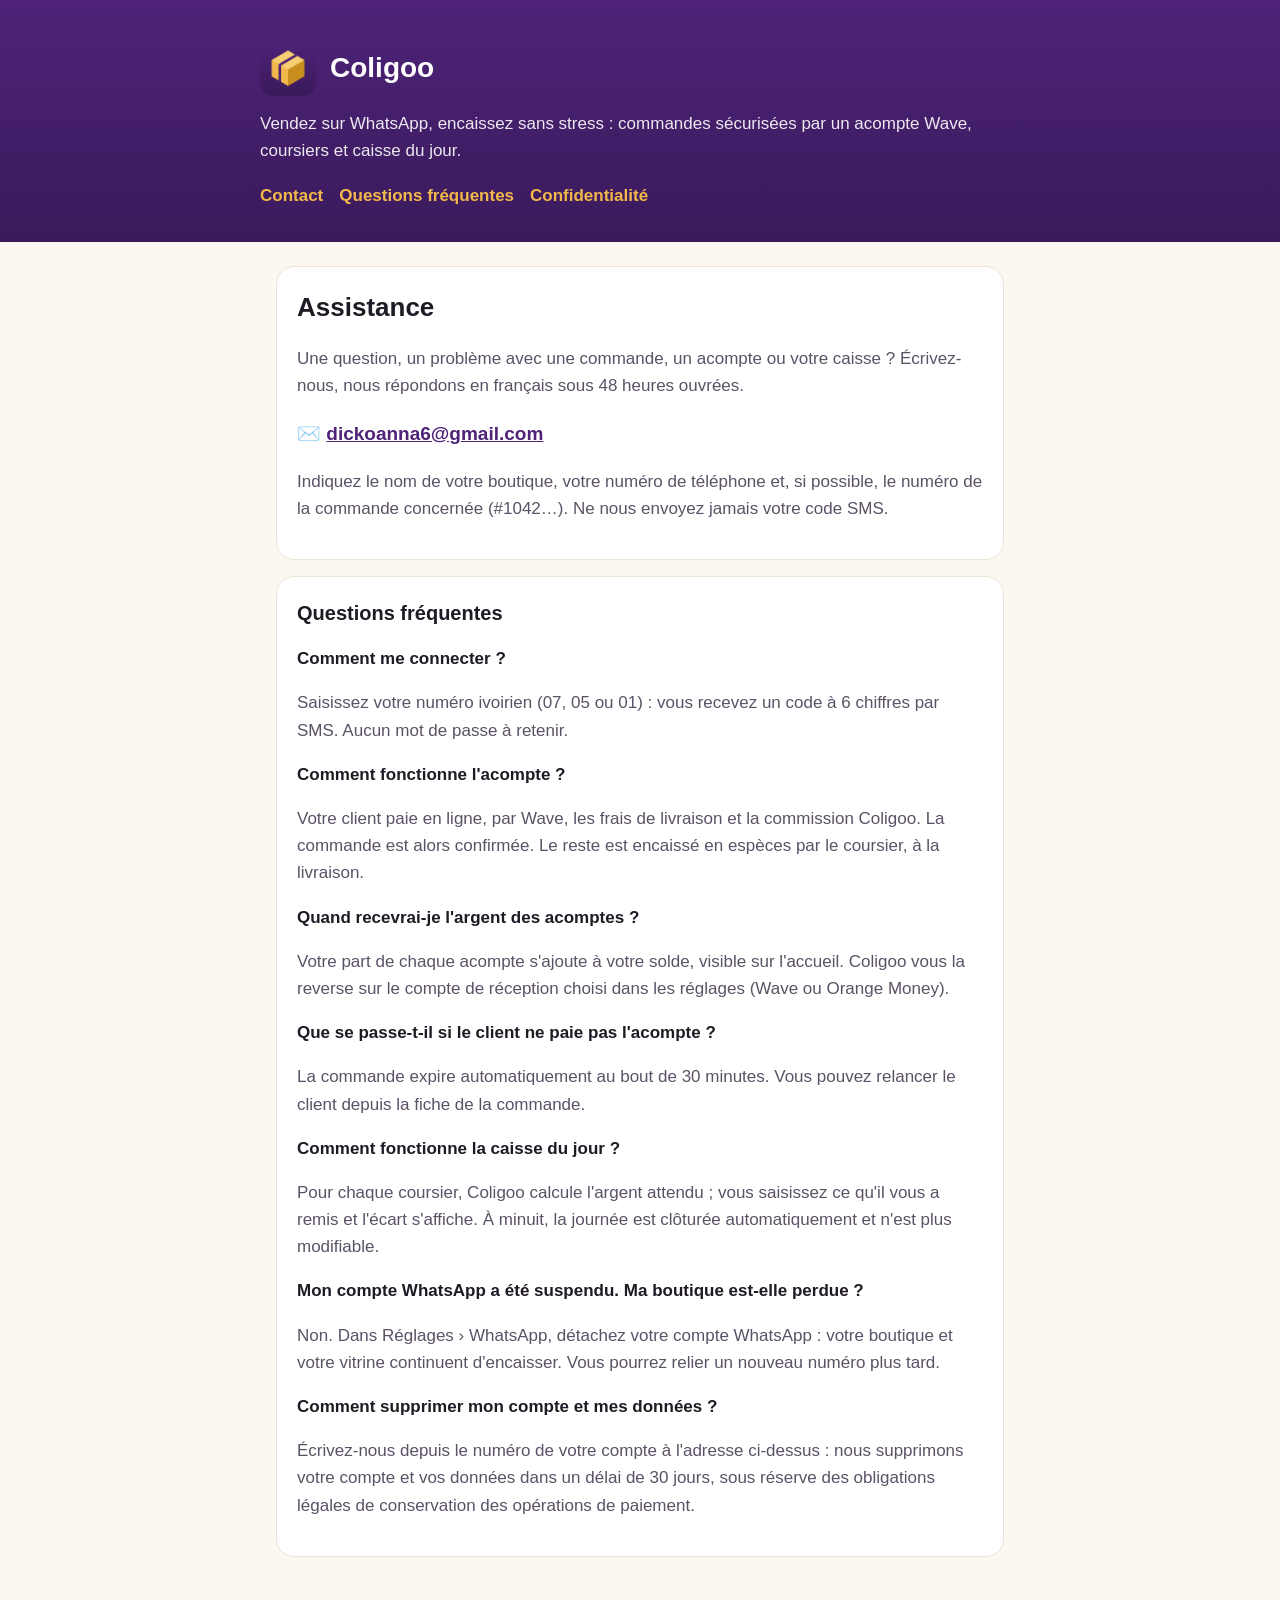
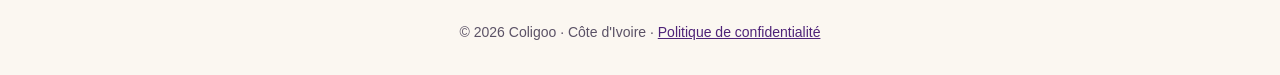
<file: index.html>
<!doctype html>
<html lang="fr">
<head>
  <meta charset="utf-8">
  <meta name="viewport" content="width=device-width, initial-scale=1">
  <title>Assistance Coligoo</title>
  <meta name="description" content="Aide et contact pour Coligoo, l'application des commerçants qui vendent sur WhatsApp en Côte d'Ivoire.">
  <link rel="icon" href="icon.png">
  <link rel="stylesheet" href="style.css">
</head>
<body>
<header>
  <div class="wrap">
    <div class="brand"><img src="icon.png" alt=""><span>Coligoo</span></div>
    <p>Vendez sur WhatsApp, encaissez sans stress : commandes sécurisées par un acompte Wave, coursiers et caisse du jour.</p>
    <nav><a href="#contact">Contact</a><a href="#faq">Questions fréquentes</a><a href="confidentialite.html">Confidentialité</a></nav>
  </div>
</header>
<main class="wrap">
  <section id="contact">
    <h1>Assistance</h1>
    <p>Une question, un problème avec une commande, un acompte ou votre caisse ? Écrivez-nous, nous répondons en français sous 48 heures ouvrées.</p>
    <p class="contact">✉️ <a href="mailto:dickoanna6@gmail.com?subject=Assistance%20Coligoo">dickoanna6@gmail.com</a></p>
    <p>Indiquez le nom de votre boutique, votre numéro de téléphone et, si possible, le numéro de la commande concernée (#1042…). Ne nous envoyez jamais votre code SMS.</p>
  </section>

  <section id="faq">
    <h2>Questions fréquentes</h2>
    <h3>Comment me connecter ?</h3>
    <p>Saisissez votre numéro ivoirien (07, 05 ou 01) : vous recevez un code à 6 chiffres par SMS. Aucun mot de passe à retenir.</p>
    <h3>Comment fonctionne l'acompte ?</h3>
    <p>Votre client paie en ligne, par Wave, les frais de livraison et la commission Coligoo. La commande est alors confirmée. Le reste est encaissé en espèces par le coursier, à la livraison.</p>
    <h3>Quand recevrai-je l'argent des acomptes ?</h3>
    <p>Votre part de chaque acompte s'ajoute à votre solde, visible sur l'accueil. Coligoo vous la reverse sur le compte de réception choisi dans les réglages (Wave ou Orange Money).</p>
    <h3>Que se passe-t-il si le client ne paie pas l'acompte ?</h3>
    <p>La commande expire automatiquement au bout de 30 minutes. Vous pouvez relancer le client depuis la fiche de la commande.</p>
    <h3>Comment fonctionne la caisse du jour ?</h3>
    <p>Pour chaque coursier, Coligoo calcule l'argent attendu ; vous saisissez ce qu'il vous a remis et l'écart s'affiche. À minuit, la journée est clôturée automatiquement et n'est plus modifiable.</p>
    <h3>Mon compte WhatsApp a été suspendu. Ma boutique est-elle perdue ?</h3>
    <p>Non. Dans Réglages › WhatsApp, détachez votre compte WhatsApp : votre boutique et votre vitrine continuent d'encaisser. Vous pourrez relier un nouveau numéro plus tard.</p>
    <h3>Comment supprimer mon compte et mes données ?</h3>
    <p>Écrivez-nous depuis le numéro de votre compte à l'adresse ci-dessus : nous supprimons votre compte et vos données dans un délai de 30 jours, sous réserve des obligations légales de conservation des opérations de paiement.</p>
  </section>
</main>
<footer>© 2026 Coligoo · Côte d'Ivoire · <a href="confidentialite.html">Politique de confidentialité</a></footer>
</body>
</html>
</file>
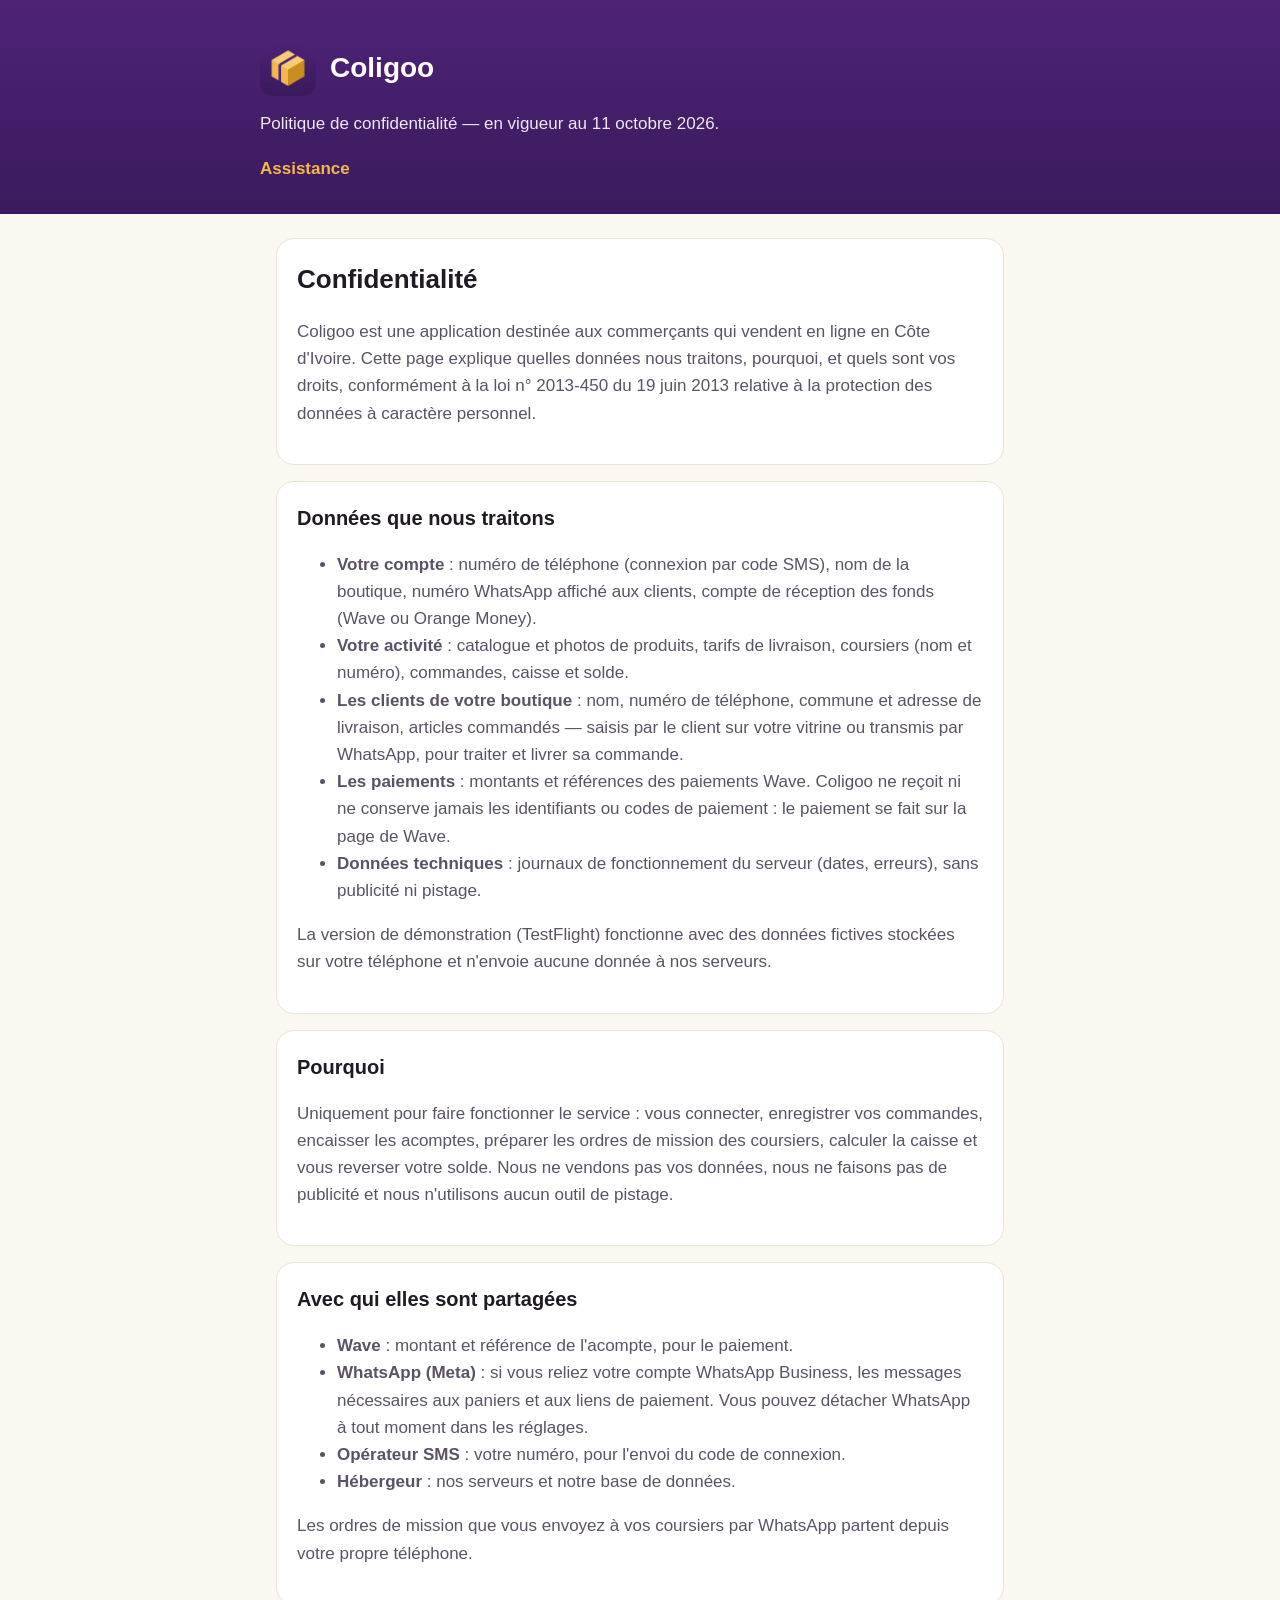
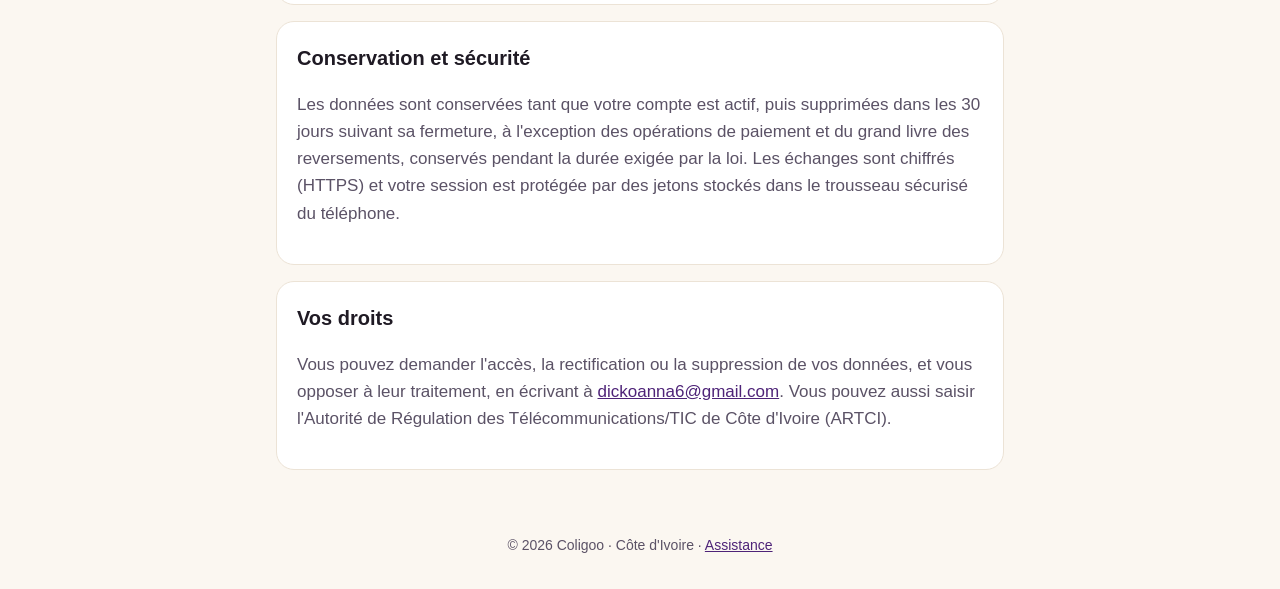
<file: confidentialite.html>
<!doctype html>
<html lang="fr">
<head>
  <meta charset="utf-8">
  <meta name="viewport" content="width=device-width, initial-scale=1">
  <title>Confidentialité Coligoo</title>
  <meta name="description" content="Politique de confidentialité de l'application Coligoo.">
  <link rel="icon" href="icon.png">
  <link rel="stylesheet" href="style.css">
</head>
<body>
<header>
  <div class="wrap">
    <div class="brand"><img src="icon.png" alt=""><span>Coligoo</span></div>
    <p>Politique de confidentialité — en vigueur au 11 octobre 2026.</p>
    <nav><a href="index.html">Assistance</a></nav>
  </div>
</header>
<main class="wrap">
  <section>
    <h1>Confidentialité</h1>
    <p>Coligoo est une application destinée aux commerçants qui vendent en ligne en Côte d'Ivoire. Cette page explique quelles données nous traitons, pourquoi, et quels sont vos droits, conformément à la loi n° 2013-450 du 19 juin 2013 relative à la protection des données à caractère personnel.</p>
  </section>
  <section>
    <h2>Données que nous traitons</h2>
    <ul>
      <li><strong>Votre compte</strong> : numéro de téléphone (connexion par code SMS), nom de la boutique, numéro WhatsApp affiché aux clients, compte de réception des fonds (Wave ou Orange Money).</li>
      <li><strong>Votre activité</strong> : catalogue et photos de produits, tarifs de livraison, coursiers (nom et numéro), commandes, caisse et solde.</li>
      <li><strong>Les clients de votre boutique</strong> : nom, numéro de téléphone, commune et adresse de livraison, articles commandés — saisis par le client sur votre vitrine ou transmis par WhatsApp, pour traiter et livrer sa commande.</li>
      <li><strong>Les paiements</strong> : montants et références des paiements Wave. Coligoo ne reçoit ni ne conserve jamais les identifiants ou codes de paiement : le paiement se fait sur la page de Wave.</li>
      <li><strong>Données techniques</strong> : journaux de fonctionnement du serveur (dates, erreurs), sans publicité ni pistage.</li>
    </ul>
    <p>La version de démonstration (TestFlight) fonctionne avec des données fictives stockées sur votre téléphone et n'envoie aucune donnée à nos serveurs.</p>
  </section>
  <section>
    <h2>Pourquoi</h2>
    <p>Uniquement pour faire fonctionner le service : vous connecter, enregistrer vos commandes, encaisser les acomptes, préparer les ordres de mission des coursiers, calculer la caisse et vous reverser votre solde. Nous ne vendons pas vos données, nous ne faisons pas de publicité et nous n'utilisons aucun outil de pistage.</p>
  </section>
  <section>
    <h2>Avec qui elles sont partagées</h2>
    <ul>
      <li><strong>Wave</strong> : montant et référence de l'acompte, pour le paiement.</li>
      <li><strong>WhatsApp (Meta)</strong> : si vous reliez votre compte WhatsApp Business, les messages nécessaires aux paniers et aux liens de paiement. Vous pouvez détacher WhatsApp à tout moment dans les réglages.</li>
      <li><strong>Opérateur SMS</strong> : votre numéro, pour l'envoi du code de connexion.</li>
      <li><strong>Hébergeur</strong> : nos serveurs et notre base de données.</li>
    </ul>
    <p>Les ordres de mission que vous envoyez à vos coursiers par WhatsApp partent depuis votre propre téléphone.</p>
  </section>
  <section>
    <h2>Conservation et sécurité</h2>
    <p>Les données sont conservées tant que votre compte est actif, puis supprimées dans les 30 jours suivant sa fermeture, à l'exception des opérations de paiement et du grand livre des reversements, conservés pendant la durée exigée par la loi. Les échanges sont chiffrés (HTTPS) et votre session est protégée par des jetons stockés dans le trousseau sécurisé du téléphone.</p>
  </section>
  <section>
    <h2>Vos droits</h2>
    <p>Vous pouvez demander l'accès, la rectification ou la suppression de vos données, et vous opposer à leur traitement, en écrivant à <a href="mailto:dickoanna6@gmail.com?subject=Donn%C3%A9es%20personnelles%20Coligoo">dickoanna6@gmail.com</a>. Vous pouvez aussi saisir l'Autorité de Régulation des Télécommunications/TIC de Côte d'Ivoire (ARTCI).</p>
  </section>
</main>
<footer>© 2026 Coligoo · Côte d'Ivoire · <a href="index.html">Assistance</a></footer>
</body>
</html>
</file>
<file: style.css>
:root {
  --violet: #4e2378; --violet-dark: #3a1a5c; --gold: #f2b84b; --ink: #1f1a24; --soft: #5b5266;
  --bg: #fbf7f1; --card: #ffffff; --border: #ece3d6; --link: #4e2378;
}
@media (prefers-color-scheme: dark) {
  :root { --ink: #f3eef8; --soft: #c4b8d1; --bg: #17121d; --card: #221a2b; --border: #33283f; --link: #f2b84b; }
}
* { box-sizing: border-box; }
body { margin: 0; background: var(--bg); color: var(--ink); font: 17px/1.6 -apple-system, BlinkMacSystemFont, "Segoe UI", Roboto, sans-serif; }
header { background: linear-gradient(180deg, var(--violet), var(--violet-dark)); color: #fff; padding: 40px 16px 32px; }
.wrap { max-width: 760px; margin: 0 auto; }
.brand { display: flex; align-items: center; gap: 14px; }
.brand img { width: 56px; height: 56px; border-radius: 14px; }
.brand span { font-size: 28px; font-weight: 800; }
header p { margin: 14px 0 0; color: rgba(255, 255, 255, .9); }
nav { margin-top: 18px; display: flex; gap: 16px; flex-wrap: wrap; }
nav a { color: var(--gold); font-weight: 700; text-decoration: none; }
main { padding: 24px 16px 48px; }
section { background: var(--card); border: 1px solid var(--border); border-radius: 18px; padding: 20px; margin-bottom: 16px; }
h1 { font-size: 26px; margin: 0 0 6px; }
h2 { font-size: 20px; margin: 0 0 10px; }
h3 { font-size: 17px; margin: 16px 0 4px; }
p, li { color: var(--soft); }
a { color: var(--link); }
.contact { font-size: 19px; font-weight: 700; }
footer { text-align: center; color: var(--soft); font-size: 14px; padding: 0 16px 32px; }
</file>
